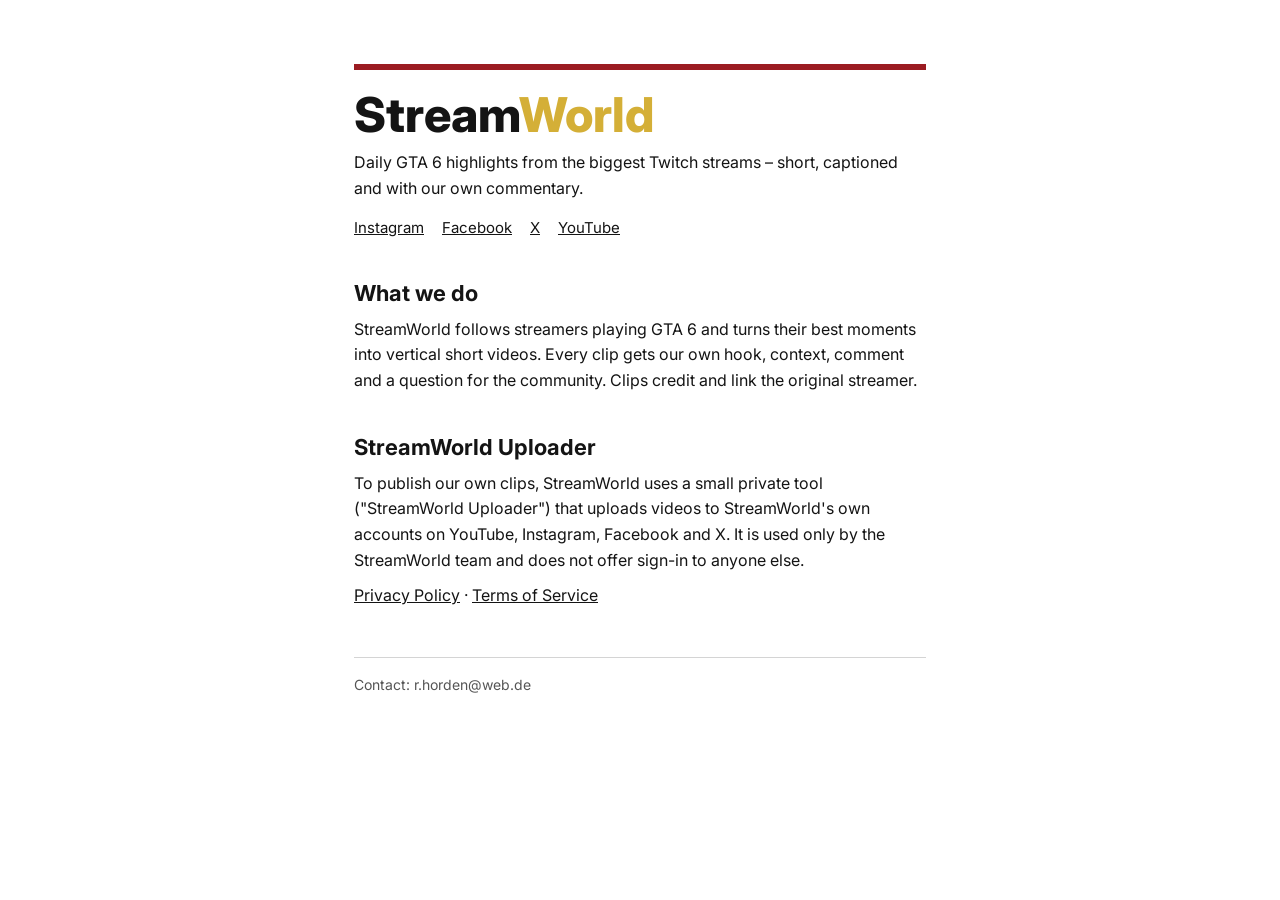
<file: index.html>
<!DOCTYPE html>
<html lang="en">
<head>
<meta charset="utf-8"><meta name="viewport" content="width=device-width, initial-scale=1">
<title>StreamWorld – GTA 6 stream highlights</title>
<meta name="description" content="StreamWorld posts short GTA 6 highlights from Twitch streams, with its own captions and commentary.">
<link rel="stylesheet" href="style.css">
</head>
<body>
<main>
<header>
  <h1>Stream<span class="accent">World</span></h1>
  <p>Daily GTA 6 highlights from the biggest Twitch streams – short, captioned and with our own commentary.</p>
  <nav><a href="https://www.instagram.com/streamworld6767/">Instagram</a><a href="https://www.facebook.com/profile.php?id=61591979459897">Facebook</a><a href="https://x.com/StreamWorld67">X</a><a href="https://www.youtube.com/@StreamWorld6767">YouTube</a></nav>
</header>
<h2>What we do</h2>
<p>StreamWorld follows streamers playing GTA 6 and turns their best moments into vertical short videos. Every clip gets our own hook, context, comment and a question for the community. Clips credit and link the original streamer.</p>
<h2>StreamWorld Uploader</h2>
<p>To publish our own clips, StreamWorld uses a small private tool ("StreamWorld Uploader") that uploads videos to StreamWorld's own accounts on YouTube, Instagram, Facebook and X. It is used only by the StreamWorld team and does not offer sign-in to anyone else.</p>
<p><a href="privacy.html">Privacy Policy</a> · <a href="terms.html">Terms of Service</a></p>
<footer>Contact: r.horden@web.de</footer>
</main>
</body>
</html>
</file>
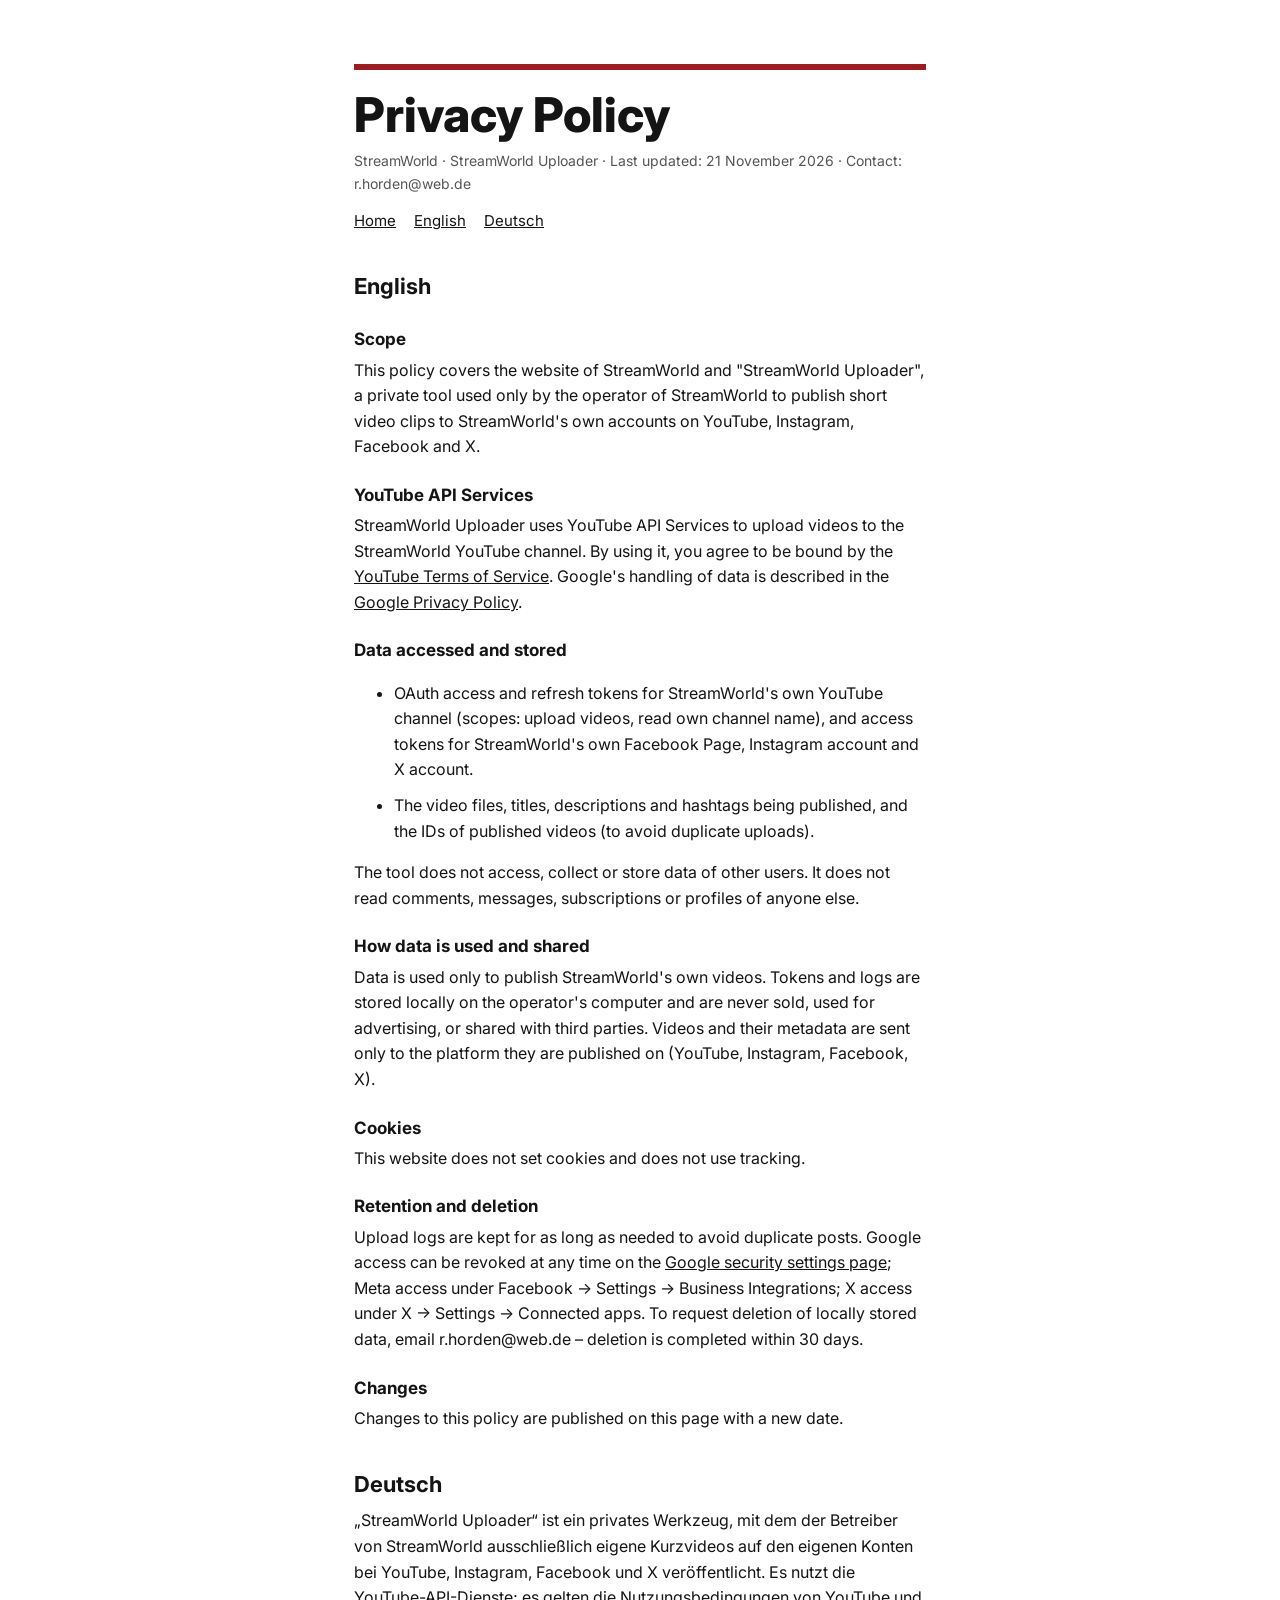
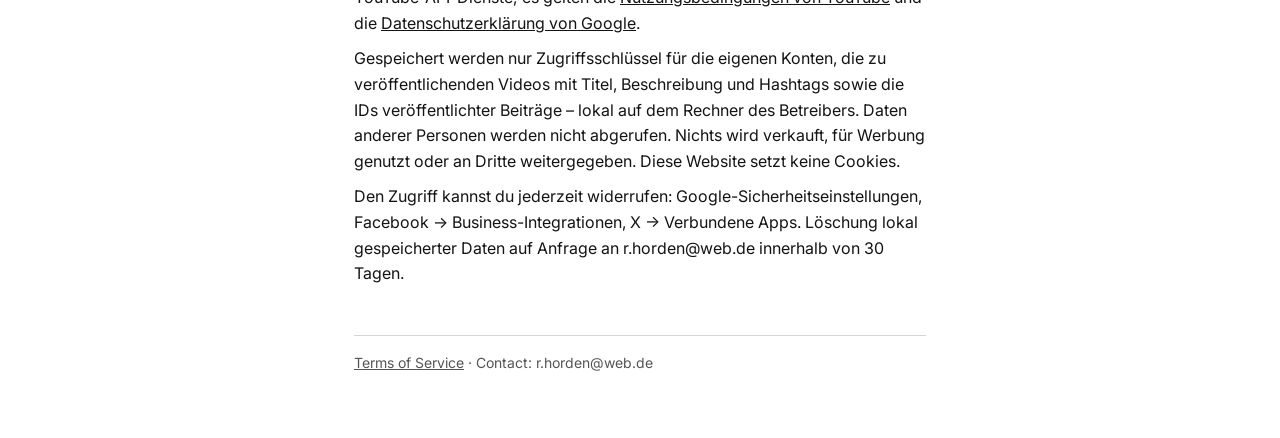
<file: privacy.html>
<!DOCTYPE html>
<html lang="en">
<head>
<meta charset="utf-8"><meta name="viewport" content="width=device-width, initial-scale=1">
<title>Privacy Policy – StreamWorld</title>
<link rel="stylesheet" href="style.css">
</head>
<body>
<main>
<header>
  <h1>Privacy Policy</h1>
  <p class="meta">StreamWorld · StreamWorld Uploader · Last updated: 21 November 2026 · Contact: r.horden@web.de</p>
  <nav><a href="index.html">Home</a><a href="#en">English</a><a href="#de">Deutsch</a></nav>
</header>
<section id="en">
<h2>English</h2>
<h3>Scope</h3>
<p>This policy covers the website of StreamWorld and "StreamWorld Uploader", a private tool used only by the operator of StreamWorld to publish short video clips to StreamWorld's own accounts on YouTube, Instagram, Facebook and X.</p>
<h3>YouTube API Services</h3>
<p>StreamWorld Uploader uses YouTube API Services to upload videos to the StreamWorld YouTube channel. By using it, you agree to be bound by the <a href="https://www.youtube.com/t/terms">YouTube Terms of Service</a>. Google's handling of data is described in the <a href="https://policies.google.com/privacy">Google Privacy Policy</a>.</p>
<h3>Data accessed and stored</h3>
<ul>
  <li>OAuth access and refresh tokens for StreamWorld's own YouTube channel (scopes: upload videos, read own channel name), and access tokens for StreamWorld's own Facebook Page, Instagram account and X account.</li>
  <li>The video files, titles, descriptions and hashtags being published, and the IDs of published videos (to avoid duplicate uploads).</li>
</ul>
<p>The tool does not access, collect or store data of other users. It does not read comments, messages, subscriptions or profiles of anyone else.</p>
<h3>How data is used and shared</h3>
<p>Data is used only to publish StreamWorld's own videos. Tokens and logs are stored locally on the operator's computer and are never sold, used for advertising, or shared with third parties. Videos and their metadata are sent only to the platform they are published on (YouTube, Instagram, Facebook, X).</p>
<h3>Cookies</h3>
<p>This website does not set cookies and does not use tracking.</p>
<h3>Retention and deletion</h3>
<p>Upload logs are kept for as long as needed to avoid duplicate posts. Google access can be revoked at any time on the <a href="https://security.google.com/settings/security/permissions">Google security settings page</a>; Meta access under Facebook → Settings → Business Integrations; X access under X → Settings → Connected apps. To request deletion of locally stored data, email r.horden@web.de – deletion is completed within 30 days.</p>
<h3>Changes</h3>
<p>Changes to this policy are published on this page with a new date.</p>
</section>
<section id="de" lang="de">
<h2>Deutsch</h2>
<p>„StreamWorld Uploader“ ist ein privates Werkzeug, mit dem der Betreiber von StreamWorld ausschließlich eigene Kurzvideos auf den eigenen Konten bei YouTube, Instagram, Facebook und X veröffentlicht. Es nutzt die YouTube-API-Dienste; es gelten die <a href="https://www.youtube.com/t/terms">Nutzungsbedingungen von YouTube</a> und die <a href="https://policies.google.com/privacy">Datenschutzerklärung von Google</a>.</p>
<p>Gespeichert werden nur Zugriffsschlüssel für die eigenen Konten, die zu veröffentlichenden Videos mit Titel, Beschreibung und Hashtags sowie die IDs veröffentlichter Beiträge – lokal auf dem Rechner des Betreibers. Daten anderer Personen werden nicht abgerufen. Nichts wird verkauft, für Werbung genutzt oder an Dritte weitergegeben. Diese Website setzt keine Cookies.</p>
<p>Den Zugriff kannst du jederzeit widerrufen: Google-Sicherheitseinstellungen, Facebook → Business-Integrationen, X → Verbundene Apps. Löschung lokal gespeicherter Daten auf Anfrage an r.horden@web.de innerhalb von 30 Tagen.</p>
</section>
<footer><a href="terms.html">Terms of Service</a> · Contact: r.horden@web.de</footer>
</main>
</body>
</html>
</file>
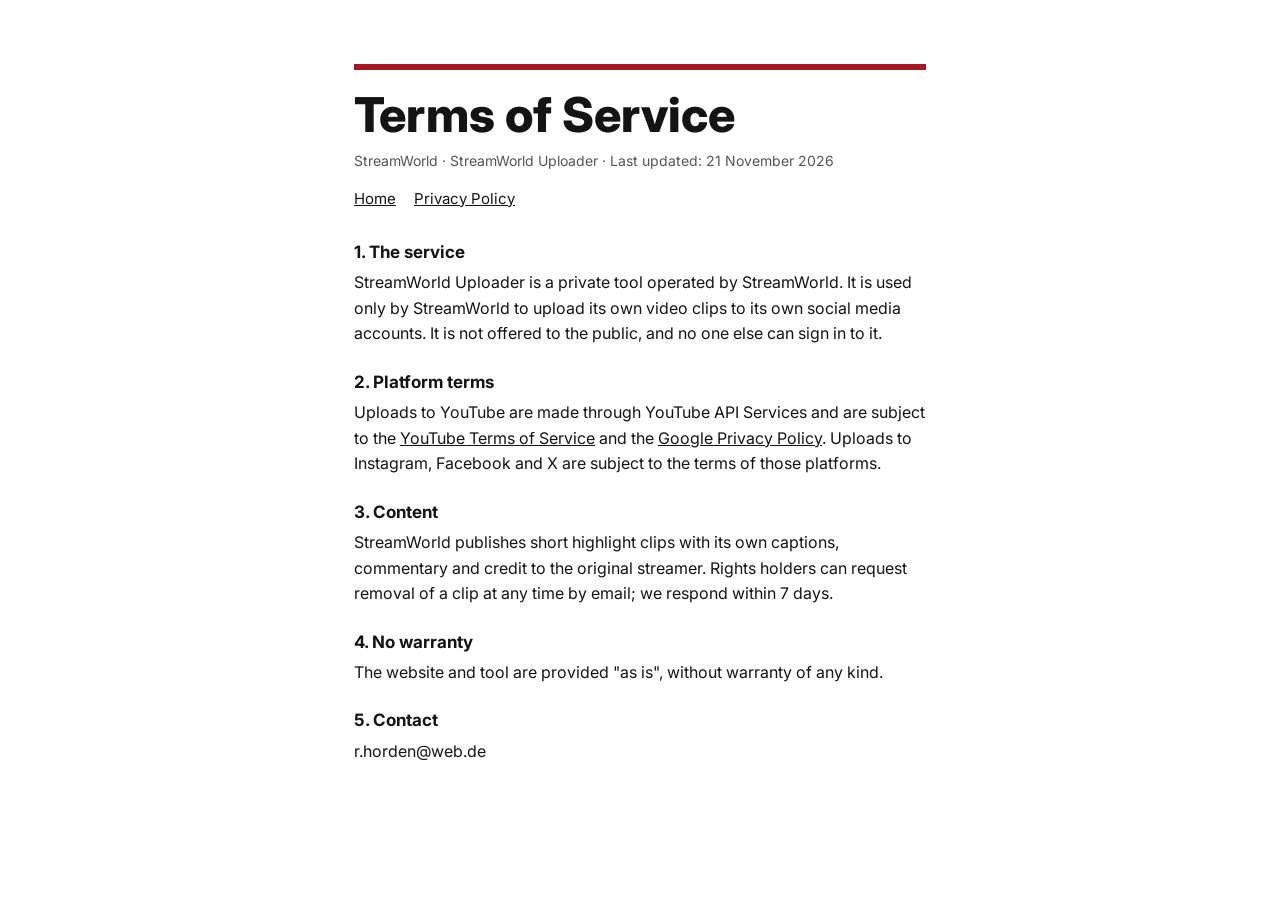
<file: terms.html>
<!DOCTYPE html>
<html lang="en">
<head>
<meta charset="utf-8"><meta name="viewport" content="width=device-width, initial-scale=1">
<title>Terms of Service – StreamWorld</title>
<link rel="stylesheet" href="style.css">
</head>
<body>
<main>
<header>
  <h1>Terms of Service</h1>
  <p class="meta">StreamWorld · StreamWorld Uploader · Last updated: 21 November 2026</p>
  <nav><a href="index.html">Home</a><a href="privacy.html">Privacy Policy</a></nav>
</header>
<h3>1. The service</h3>
<p>StreamWorld Uploader is a private tool operated by StreamWorld. It is used only by StreamWorld to upload its own video clips to its own social media accounts. It is not offered to the public, and no one else can sign in to it.</p>
<h3>2. Platform terms</h3>
<p>Uploads to YouTube are made through YouTube API Services and are subject to the <a href="https://www.youtube.com/t/terms">YouTube Terms of Service</a> and the <a href="https://policies.google.com/privacy">Google Privacy Policy</a>. Uploads to Instagram, Facebook and X are subject to the terms of those platforms.</p>
<h3>3. Content</h3>
<p>StreamWorld publishes short highlight clips with its own captions, commentary and credit to the original streamer. Rights holders can request removal of a clip at any time by email; we respond within 7 days.</p>
<h3>4. No warranty</h3>
<p>The website and tool are provided "as is", without warranty of any kind.</p>
<h3>5. Contact</h3>
<p>r.horden@web.de</p>
</main>
</body>
</html>
</file>
<file: style.css>
@import url('https://fonts.googleapis.com/css2?family=Inter:wght@400;600;800&display=swap');
:root{color-scheme:light dark;--bg:light-dark(#fff,#111);--ink:light-dark(#141414,#ececec);--muted:light-dark(#555,#a9a9a9);--red:#9b1c22;--gold:#d4af37}
*{box-sizing:border-box}
body{margin:0;background:var(--bg);color:var(--ink);font:16px/1.6 Inter,system-ui,sans-serif}
main{max-width:70ch;margin:0 auto;padding:clamp(28px,5vw,64px) max(5vw,16px)}
header{border-top:6px solid var(--red);padding-top:20px;margin-bottom:28px}
h1{font-size:clamp(30px,6vw,48px);line-height:1.05;margin:0 0 10px;font-weight:800}
h2{font-size:22px;margin:36px 0 6px}h3{font-size:17px;margin:22px 0 4px}
p,li{margin:0 0 10px}.meta{color:var(--muted);font-size:14px}
nav{display:flex;gap:18px;flex-wrap:wrap;font-size:15px;margin-top:14px}
a{color:inherit}.accent{color:var(--gold)}
footer{margin-top:48px;color:var(--muted);font-size:14px;border-top:1px solid color-mix(in srgb,var(--ink) 18%,transparent);padding-top:16px}
</file>
